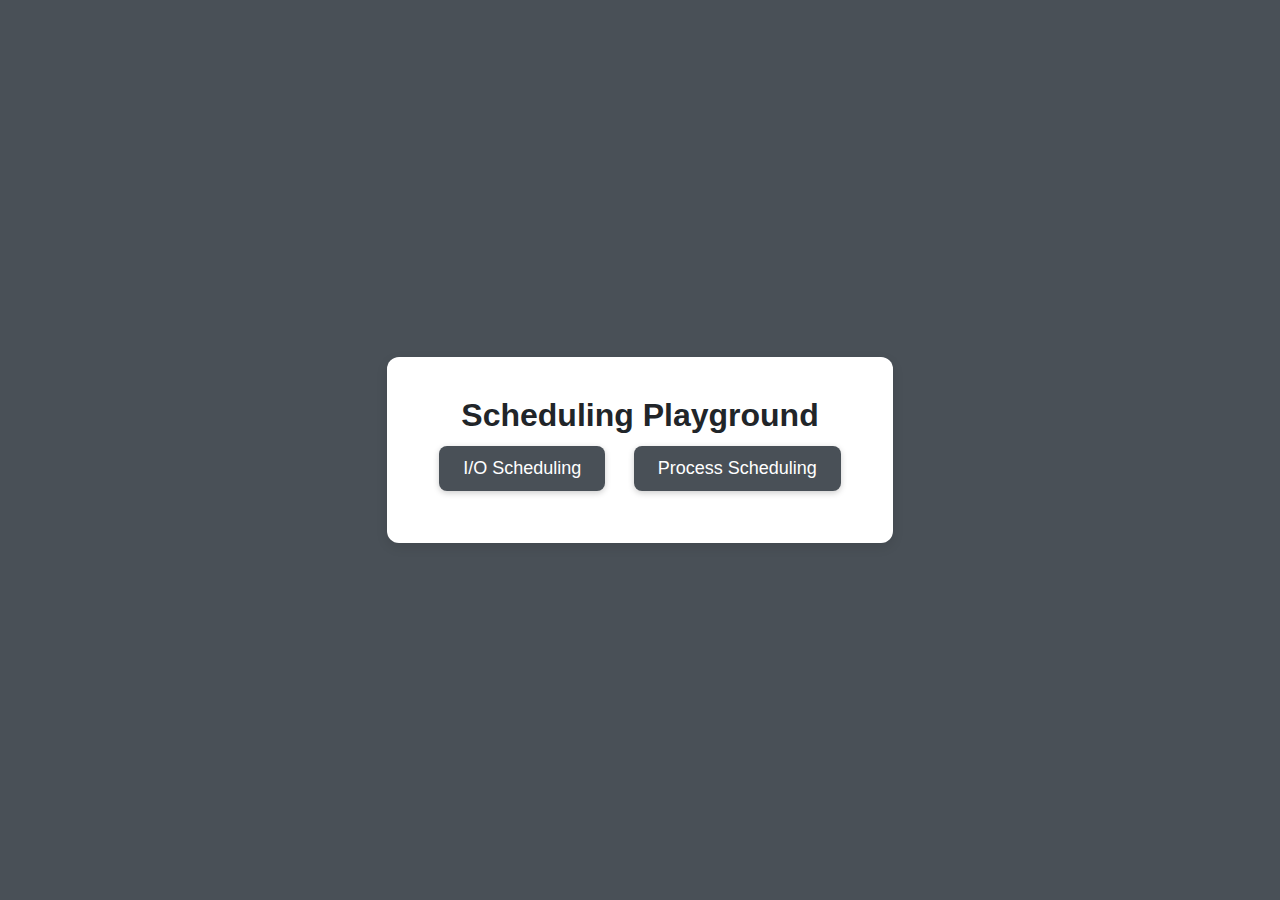
<file: docs/index.html>
<!DOCTYPE html>
<html lang="pt-BR">
<head>
  <meta charset="UTF-8">
  <meta name="viewport" content="width=device-width, initial-scale=1.0">
  <title>Scheduling Playground</title>
  <link rel="stylesheet" href="style.css">
</head>
<body>
  <div class="container">
    <h1>Scheduling Playground</h1>
    <button onclick="location.href='./io-scheduling/index.html'">I/O Scheduling</button>
    <button onclick="location.href='./process-scheduling/index.html'">Process Scheduling</button>
  </div>
</body>
</html>
</file>
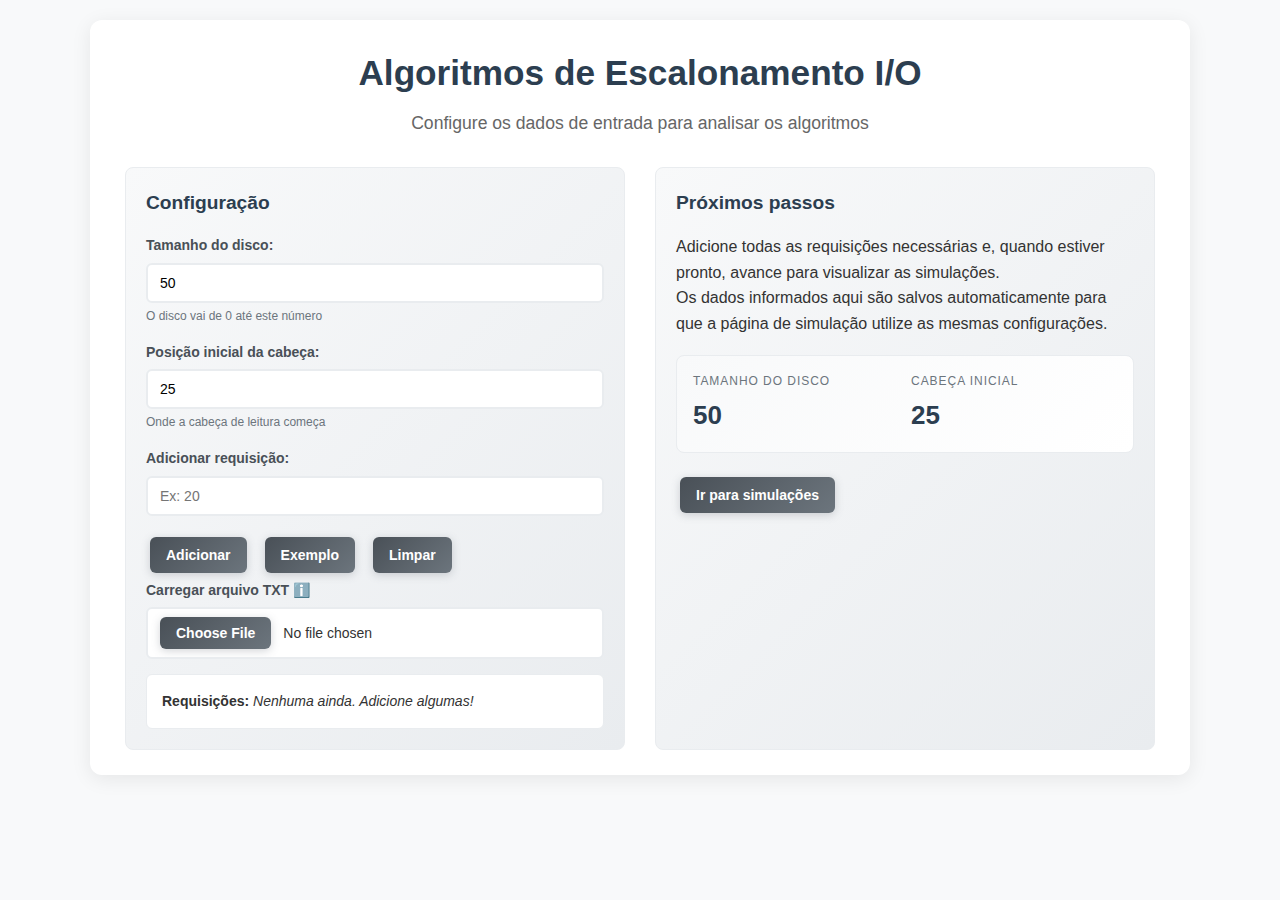
<file: docs/io-scheduling/index.html>
<!DOCTYPE html>
<html lang="pt-BR">
<head>
  <meta charset="UTF-8">
  <meta http-equiv="refresh" content="0; url=entrada.html">
  <meta name="viewport" content="width=device-width, initial-scale=1.0">
  <title>Algoritmos de Escalonamento I/O</title>
  <link rel="stylesheet" href="styles.css">
</head>
<body>
  <div class="container">
    <h1>Algoritmos de Escalonamento I/O</h1>
    <p class="subtitle">Você será redirecionado para a página de configuração em instantes.</p>
    <p>Se o redirecionamento não acontecer automaticamente, <a href="entrada.html">clique aqui para acessar os dados de entrada</a>.</p>
  </div>
</body>
</html>
</file>
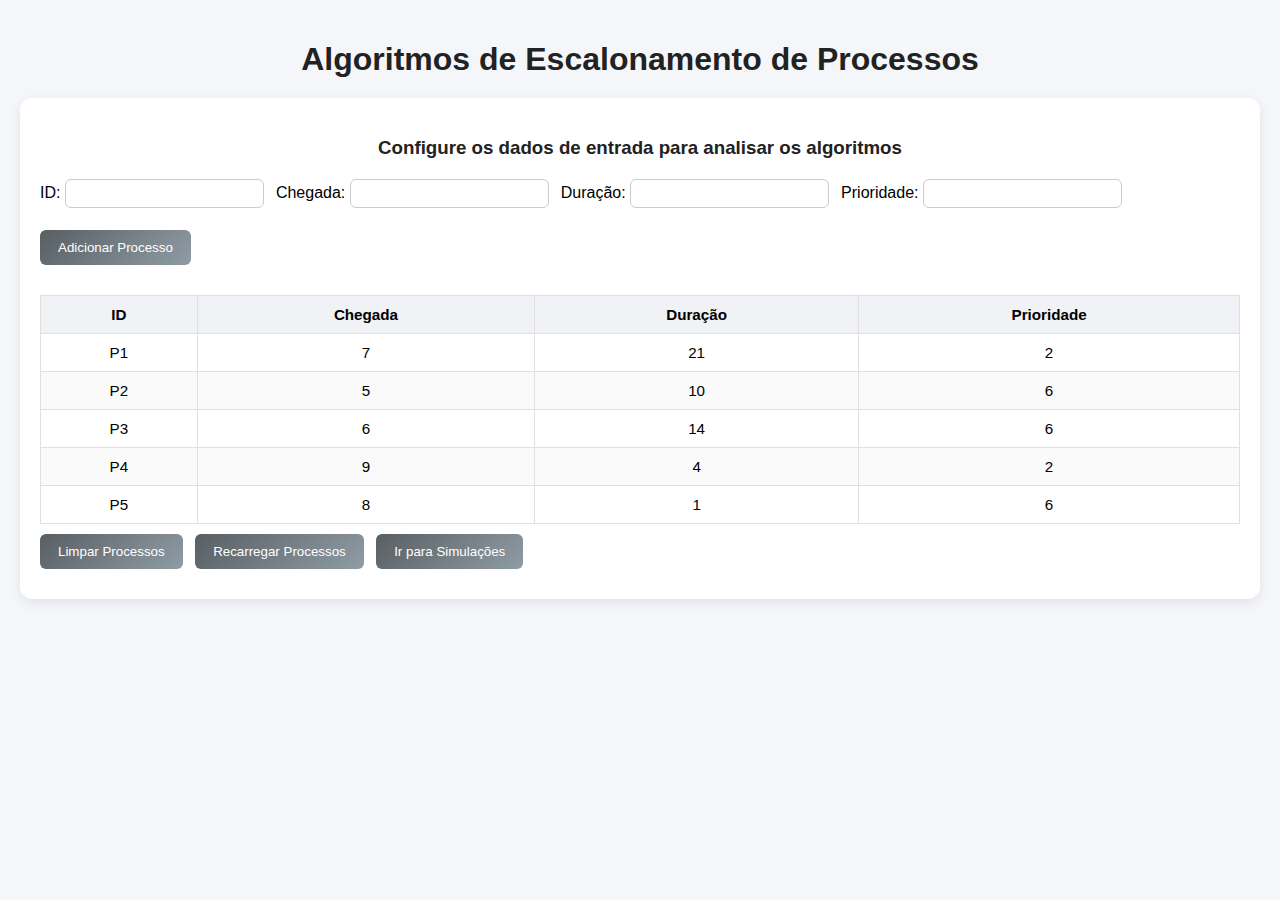
<file: docs/process-scheduling/index.html>
<!DOCTYPE html>
<html lang="pt-BR">
<head>
  <meta charset="UTF-8">
  <meta http-equiv="refresh" content="0; url=input.html">
  <meta name="viewport" content="width=device-width, initial-scale=1.0">
  <title>Algoritmos de Escalonamento de Processos</title>
  <link rel="stylesheet" href="style.css">
</head>
<body>
  <div class="container">
    <h1>Algoritmos de Escalonamento de Processos</h1>
    <p class="subtitle">Você será redirecionado para a página de configuração em instantes.</p>
    <p>Se o redirecionamento não acontecer automaticamente, <a href="input.html">clique aqui para acessar os dados de entrada</a>.</p>
  </div>
</body>
</html>
</file>
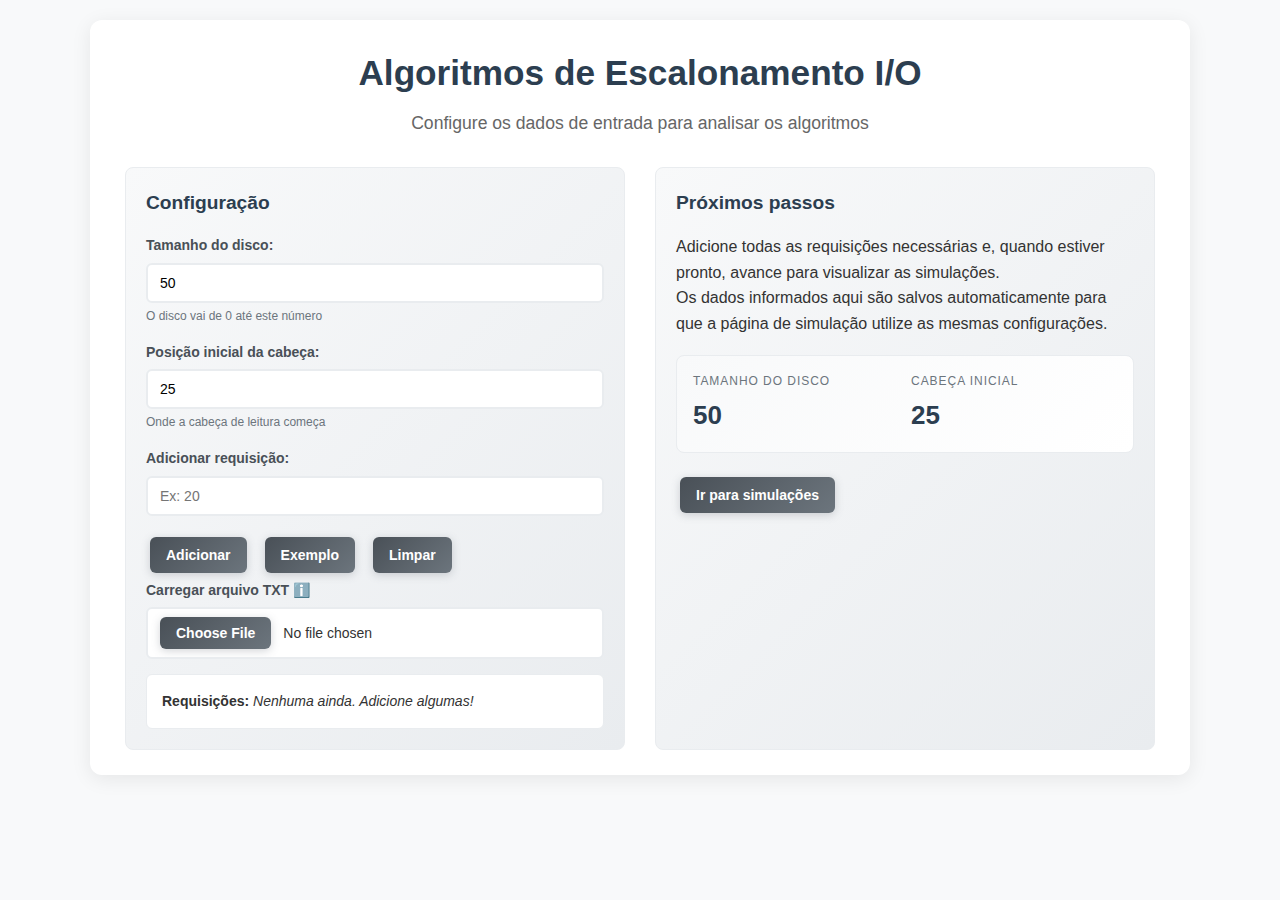
<file: docs/io-scheduling/entrada.html>
<!DOCTYPE html>
<html lang="pt-BR">
<head>
  <meta charset="UTF-8">
  <meta name="viewport" content="width=device-width, initial-scale=1.0">
  <title>Dados de Entrada | Algoritmos de Escalonamento I/O</title>
  <link rel="stylesheet" href="styles.css">
</head>
<body data-page="entrada">
  <div class="container">
    <h1>Algoritmos de Escalonamento I/O</h1>
    <p class="subtitle">Configure os dados de entrada para analisar os algoritmos</p>

    <div class="controls">
      <div class="control-section">
        <h3>Configuração</h3>

        <div class="form-group">
          <label for="diskSize">Tamanho do disco:</label>
          <input type="number" id="diskSize" value="50" min="25" max="200">
          <small>O disco vai de 0 até este número</small>
        </div>

        <div class="form-group">
          <label for="initialPosition">Posição inicial da cabeça:</label>
          <input type="number" id="initialPosition" value="25" min="0" max="199">
          <small>Onde a cabeça de leitura começa</small>
        </div>

        <div class="form-group">
          <label for="newRequest">Adicionar requisição:</label>
          <input type="number" id="newRequest" placeholder="Ex: 20" min="0" max="199">
        </div>

        <div class="page-actions">
          <button class="sucess" id="btnAddRequest">Adicionar</button>
          <button class="sucess" id="btnExampleRequests">Exemplo</button>
          <button class="sucess" id="btnClearRequests">Limpar</button>
        </div>

        <div class="form-group">
          <label for="fileInput">Carregar arquivo TXT <span class="icon" 
            title="Formato do arquivo:                  
            tamanho=NUM                    
            cabeca=NUM                   
            requisicoes=NUM1, NUM2, NUM3...">ℹ️</span></label>
          <input type="file" id="fileInput" accept=".txt" class="styled-file-input">
        </div>

        <div class="requests-display" id="requestsDisplay">
          <strong>Requisições:</strong> <em>Nenhuma ainda. Adicione algumas!</em>
        </div>
      </div>

      <div class="control-section">
        <h3>Próximos passos</h3>
        <p>Adicione todas as requisições necessárias e, quando estiver pronto, avance para visualizar as simulações.</p>
        <p>Os dados informados aqui são salvos automaticamente para que a página de simulação utilize as mesmas configurações.</p>

        <div class="config-summary">
          <div>
            <span class="summary-label">Tamanho do disco</span>
            <span class="summary-value" id="resumoTamanho">50</span>
          </div>
          <div>
            <span class="summary-label">Cabeça inicial</span>
            <span class="summary-value" id="resumoCabeca">25</span>
          </div>
        </div>

        <div class="page-actions">
          <button class="sucess" id="goToSimulation">Ir para simulações</button>
        </div>
      </div>
    </div>
  </div>

  <script type="module" src="js/main.js"></script>
</body>
</html>
</file>
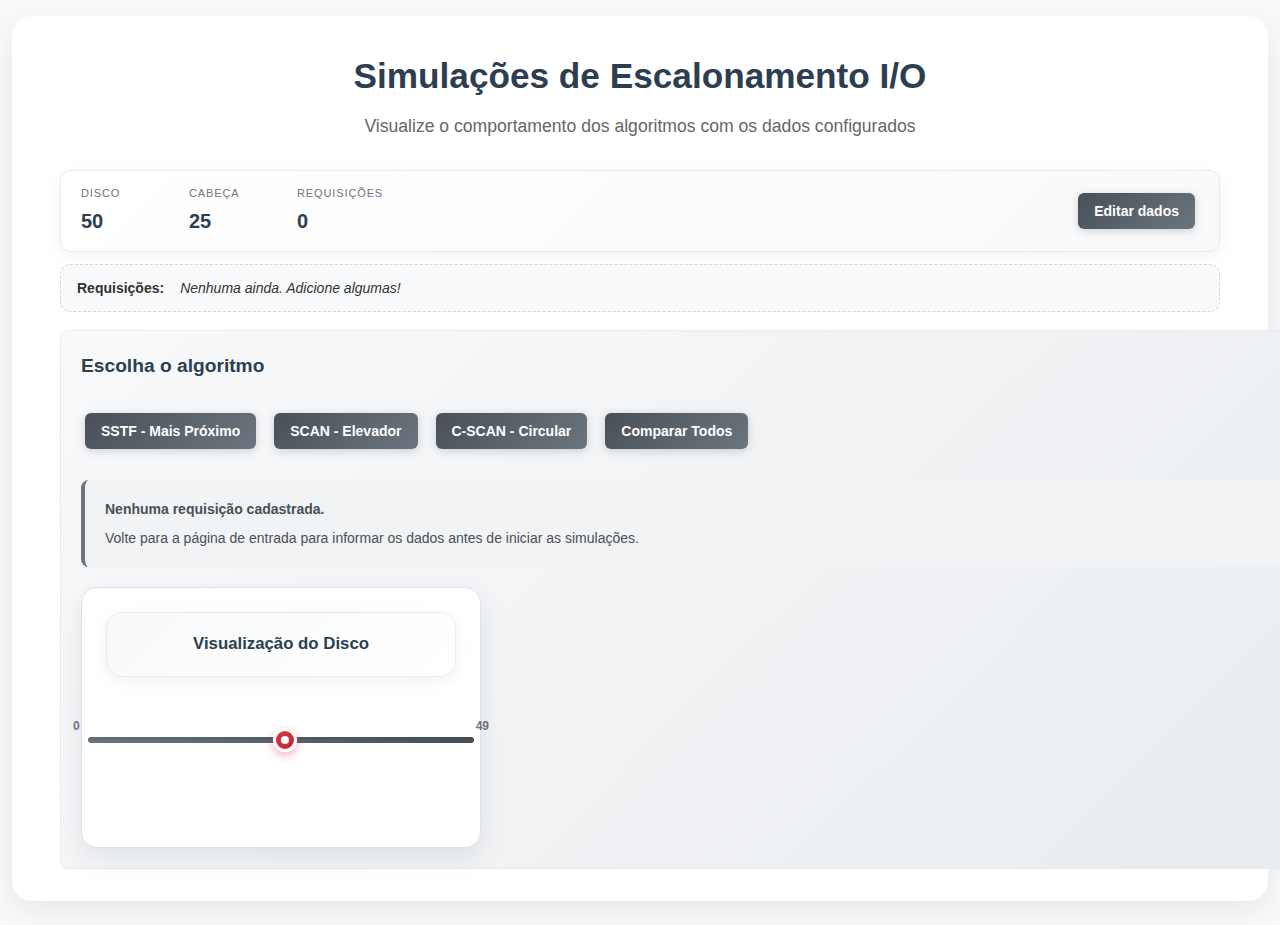
<file: docs/io-scheduling/simulacao.html>
<!DOCTYPE html>
<html lang="pt-BR">
<head>
  <meta charset="UTF-8">
  <meta name="viewport" content="width=device-width, initial-scale=1.0">
  <title>Simulações | Algoritmos de Escalonamento I/O</title>
  <link rel="stylesheet" href="styles.css">
</head>
<body data-page="simulacao">
  <div class="container">
    <h1>Simulações de Escalonamento I/O</h1>
    <p class="subtitle">Visualize o comportamento dos algoritmos com os dados configurados</p>

    <div class="simulacao-header">
      <div class="header-info">
        <div class="header-item">
          <span class="summary-label">Disco</span>
          <span class="summary-value" id="resumoTamanho">-</span>
        </div>
        <div class="header-item">
          <span class="summary-label">Cabeça</span>
          <span class="summary-value" id="resumoCabeca">-</span>
        </div>
        <div class="header-item">
          <span class="summary-label">Requisições</span>
          <span class="summary-value" id="resumoRequisicoes">0</span>
        </div>
      </div>

      <div class="header-actions">
        <button class="sucess" id="backToEntrada">Editar dados</button>
      </div>
    </div>

    <div class="requests-bar requests-display" id="requestsDisplay">
      <strong>Requisições:</strong> <em>Nenhuma ainda. Adicione algumas!</em>
    </div>

    <div class="controls simulacao-controls">
      <div class="control-section simulacao-panel">
        <h3>Escolha o algoritmo</h3>
        <div class="page-actions">
          <button class="sucess" id="btnRunSSTF">SSTF - Mais Próximo</button>
          <button class="sucess" id="btnRunSCAN">SCAN - Elevador</button>
          <button class="sucess" id="btnRunCSCAN">C-SCAN - Circular</button>
          <button class="sucess" id="btnCompareAll">Comparar Todos</button>
        </div>

        <div id="alertaSemDados" class="alert-info">
          <strong>Nenhuma requisição cadastrada.</strong> Volte para a página de entrada para informar os dados antes de iniciar as simulações.
        </div>

        <div class="simulacao-layout">
          <div class="simulacao-visual simulacao-card">
            <div class="disk-visualization">
              <div id="diskLine"></div>
              <div id="head"></div>
            </div>

            <div id="algoritmoDescricao" class="alg-desc"></div>
          </div>

          <div class="results simulacao-card" id="results" style="display: none;">
            <h3>Resultados da Simulação</h3>
            <div id="algoritmoresults"></div>
          </div>
        </div>
      </div>
    </div>
  </div>

  <script type="module" src="js/main.js"></script>
</body>
</html>
</file>
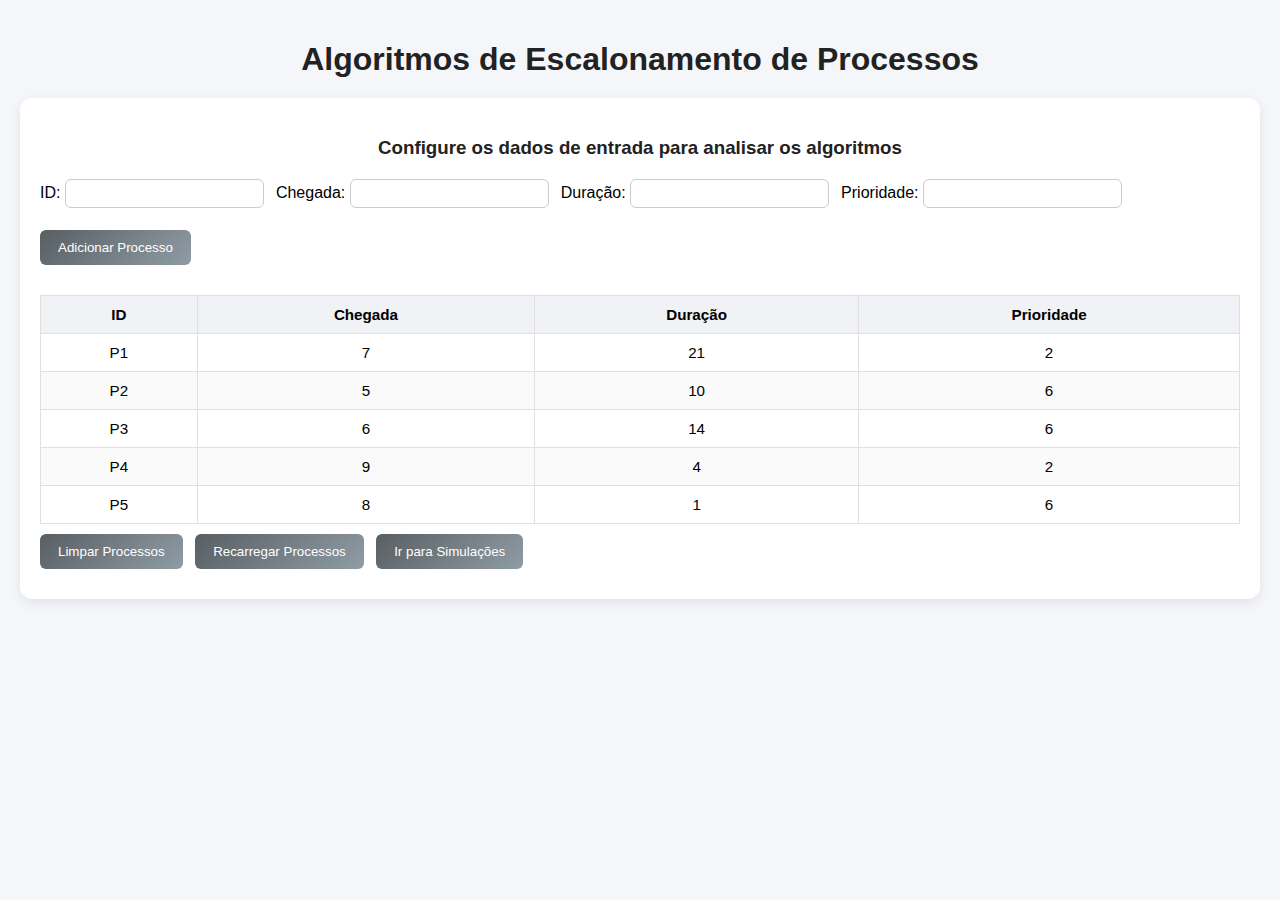
<file: docs/process-scheduling/input.html>
<!DOCTYPE html>
<html lang="pt-BR">
  <head>
    <meta charset="UTF-8" />
    <title>Dados de Entrada | Algoritmos de Escalonamento de Processos</title>
    <link rel="stylesheet" href="style.css" />
  </head>
  <body>
    <h1>Algoritmos de Escalonamento de Processos</h1>

    <!-- Entrada de processos -->
    <section class="input-section">
      <h3>Configure os dados de entrada para analisar os algoritmos</h3>
      <form id="process-form">
        <label>ID: <input type="text" id="pid" /></label>
        <label>Chegada: <input type="number" id="arrival" /></label>
        <label>Duração: <input type="number" id="burst" /></label>
        <label>Prioridade: <input type="number" id="priority" /></label>
        <button type="submit">Adicionar Processo</button>
      </form>

      <table id="process-table">
        <thead>
          <tr>
            <th>ID</th>
            <th>Chegada</th>
            <th>Duração</th>
            <th>Prioridade</th>
          </tr>
        </thead>
        <tbody></tbody>
      </table>

      <!-- Botões de controle -->
      <div class="buttons">
        <button id="clear-btn" title="Remove todos os processos da lista">Limpar Processos</button>
        <button id="reload-btn" title="Recarrega os processos iniciais">Recarregar Processos</button>
        <button id="go-simulations-btn" title="Avança para a página de simulações">Ir para Simulações</button>
      </div>
    </section>

    <script src="js/main.js"></script>
  </body>
</html>
</file>
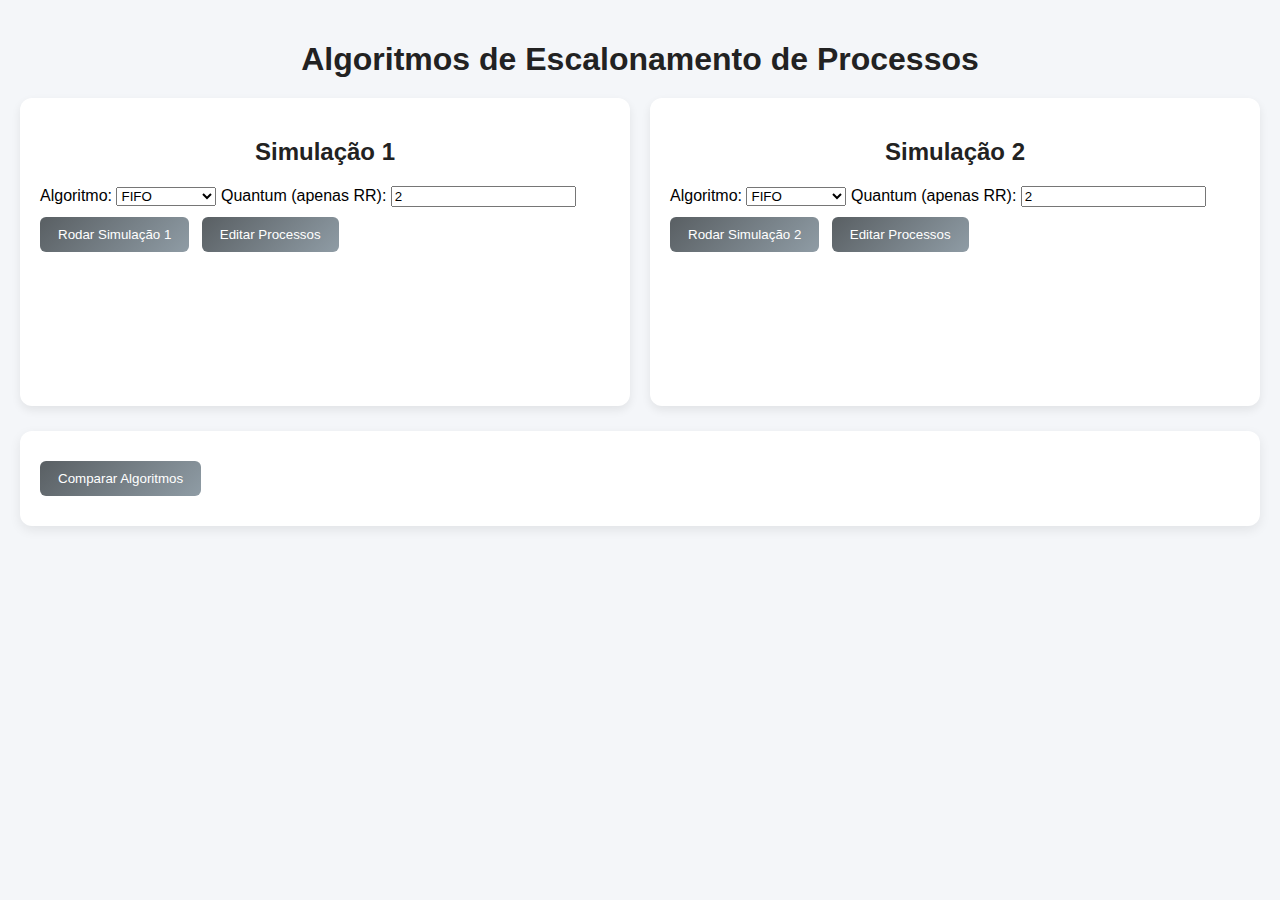
<file: docs/process-scheduling/simulation.html>
<!DOCTYPE html>
<html lang="pt-BR">
  <head>
    <meta charset="UTF-8" />
    <title>Simulações | Algoritmos de Escalonamento de Processos</title>
    <link rel="stylesheet" href="style.css" />
  </head>
  <body>
    <h1>Algoritmos de Escalonamento de Processos</h1>

    <div class="simulations-container">
      <!-- Simulação 1 -->
      <section class="simulation-section">
        <h2>Simulação 1</h2>
        <label for="algorithm1">Algoritmo:</label>
        <select id="algorithm1">
          <option value="FIFO">FIFO</option>
          <option value="SJF">SJF</option>
          <option value="RoundRobin">Round Robin</option>
          <option value="Prioridade">Prioridade</option>
        </select>
        <label for="quantum1">Quantum (apenas RR):</label>
        <input type="number" id="quantum1" value="2" min="1" />

        <button id="simulate-btn-1">Rodar Simulação 1</button>
        <button id="edit-btn1">Editar Processos</button>
        <canvas id="gantt1" width="600" height="120"></canvas>
        <div id="results1"></div>
      </section>

      <!-- Simulação 2 -->
      <section class="simulation-section">
        <h2>Simulação 2</h2>
        <label for="algorithm2">Algoritmo:</label>
        <select id="algorithm2">
          <option value="FIFO">FIFO</option>
          <option value="SJF">SJF</option>
          <option value="RoundRobin">Round Robin</option>
          <option value="Prioridade">Prioridade</option>
        </select>
        <label for="quantum2">Quantum (apenas RR):</label>
        <input type="number" id="quantum2" value="2" min="1" />

        <button id="simulate-btn-2">Rodar Simulação 2</button>
        <button id="edit-btn2">Editar Processos</button>
        <canvas id="gantt2" width="600" height="120"></canvas>
        <div id="results2"></div>
      </section>
    </div>

    <section class="compare-section">
      <button id="compare-btn">Comparar Algoritmos</button>
      <div id="comparison"></div>
    </section>

    <script src="js/algorithms.js"></script>
    <script src="js/chart.js"></script>
    <script src="js/main.js"></script>
  </body>
</html>
</file>
<file: docs/process-scheduling/style.css>
/* Base */
body {
    font-family: -apple-system, BlinkMacSystemFont, 'Segoe UI', Roboto, Arial, sans-serif;
    margin: 0;
    padding: 20px;
    background: #f4f6f9;
    color: #000000;
}

/* Títulos */
h1, h2, h3 {
    text-align: center;
    margin-bottom: 20px;
    font-weight: 600;
    color: #222;
}

/* Seções estilo card */
section {
    margin-bottom: 25px;
    padding: 20px;
    background: #fff;
    border-radius: 12px;
    box-shadow: 0 4px 12px rgba(0,0,0,0.08);
    transition: transform 0.2s ease, box-shadow 0.2s ease;
}

section:hover {
    transform: translateY(-2px);
    box-shadow: 0 6px 18px rgba(0,0,0,0.12);
}

/* Formulários */
form {
    display: flex;
    flex-wrap: wrap;
    gap: 12px;
    align-items: center;
}

form label {
    font-weight: 500;
}

form input, form select {
    padding: 6px 10px;
    border-radius: 6px;
    border: 1px solid #ccc;
    outline: none;
    transition: border 0.2s;
}

form input:focus, form select:focus {
    border-color: #757c81;
}

/* Botão */
button {
    padding: 10px 18px;
    cursor: pointer;
    border: none;
    background: linear-gradient(135deg, #595f63, #8f9ca5);
    color: white;
    border-radius: 6px;
    font-weight: 500;
    transition: background 0.3s ease, transform 0.2s ease;
    margin: 10px 8px 10px 0; /* 🔥 espaçamento extra */
}

button:hover {
    background: linear-gradient(135deg, #595f63, #8f9ca5);
    transform: translateY(-2px);
}

/* Tabela */
table {
    width: 100%;
    border-collapse: collapse;
    margin-top: 20px;
    font-size: 0.95rem;
}

th, td {
    border: 1px solid #e0e0e0;
    padding: 10px;
    text-align: center;
}

th {
    background: #f0f2f5;
    font-weight: 600;
}

tr:nth-child(even) {
    background: #fafafa;
}

/* Layout de simulações */
.simulations-container {
    display: flex;
    flex-wrap: wrap;
    justify-content: center;
    gap: 20px;
    margin-top: 20px;
}

.simulation-section {
    flex: 1 1 300px;
    padding: 20px;
    border-radius: 12px;
    background: #fff;
    box-shadow: 0 4px 10px rgba(0,0,0,0.08);
    min-width: 280px;
}

/* Responsividade */
@media (max-width: 768px) {
    body {
        padding: 10px;
    }

    form {
        flex-direction: column;
        align-items: stretch;
    }

    .simulations-container {
        flex-direction: column;
    }
}
</file>
<file: docs/style.css>
/* Reset */
* {
  margin: 0;
  padding: 0;
  box-sizing: border-box;
  font-family: "Segoe UI", Tahoma, Geneva, Verdana, sans-serif;
}

/* Fundo */
body {
  display: flex;
  justify-content: center;
  align-items: center;
  height: 100vh;
  background-color: #495057;
  color: #212529;
}

/* Container central */
.container {
  text-align: center;
  background: #fff;
  padding: 40px;
  border-radius: 12px;
  box-shadow: 0 4px 12px rgba(0,0,0,0.1);
}

/* Botões principais */
button {
  padding: 12px 24px;
  margin: 12px;
  border: none;
  border-radius: 8px;
  font-size: 18px;
  font-weight: 500;
  color: #fff;
  background-color: #495057;
  cursor: pointer;
  transition: background 0.2s ease, transform 0.2s ease, box-shadow 0.2s ease;
  box-shadow: 0 2px 6px rgba(0,0,0,0.2);
}

/* Hover e clique */
button:hover {
  background-color: #343a40;
  transform: translateY(-2px);
  box-shadow: 0 4px 10px rgba(0,0,0,0.25);
}

button:active {
  transform: translateY(0);
  box-shadow: 0 2px 6px rgba(0,0,0,0.2);
}
</file>
<file: docs/io-scheduling/styles.css>
/* ========================
   Reset e Base
========================= */
* {
  margin: 0;
  padding: 0;
  box-sizing: border-box;
}

body {
  font-family: -apple-system, BlinkMacSystemFont, 'Segoe UI', Roboto, Arial, sans-serif;
  background: #f8f9fa;
  color: #333;
  padding: 20px;
  line-height: 1.6;
}

body[data-page="simulacao"] {
  padding: 16px 12px 24px 12px;
  background: #f8f9fa;
}

/* ========================
   Layout Principal
========================= */
.container {
  max-width: 1100px;
  margin: 0 auto;
  background: #fff;
  border-radius: 12px;
  padding: 25px 35px;
  box-shadow: 0 4px 20px rgba(0,0,0,0.08);
  transition: box-shadow 0.3s ease;
}

.container:hover {
  box-shadow: 0 6px 25px rgba(0,0,0,0.12);
}

body[data-page="simulacao"] .container {
  max-width: none;
  width: 100%;
  background: #fff;
  border-radius: 20px;
  padding: 32px 48px;
  box-shadow: 0 10px 30px rgba(15, 23, 42, 0.08);
}

h1 {
  text-align: center;
  margin-bottom: 8px;
  font-size: 2.2em;
  color: #2c3e50;
  font-weight: 700;
}

.subtitle {
  text-align: center;
  color: #666;
  margin-bottom: 30px;
  font-size: 1.1em;
}

/* ========================
   Controles
========================= */
.controls {
  display: grid;
  grid-template-columns: 1fr 1fr;
  gap: 30px;
}

body[data-page="simulacao"] .controls {
  gap: 24px;
}

.control-section {
  background: linear-gradient(135deg, #f8f9fa 0%, #e9ecef 100%);
  border-radius: 8px;
  padding: 20px;
  border: 1px solid #e9ecef;
  transition: transform 0.2s ease, box-shadow 0.2s ease;
}

.control-section:hover {
  transform: translateY(-2px);
  box-shadow: 0 4px 15px rgba(0,0,0,0.1);
}

body[data-page="simulacao"] .simulacao-panel {
  background: linear-gradient(135deg, #f8f9fa 0%, #e9ecef 100%);
  border: 1px solid #e9ecef;
  border-radius: 8px;
  padding: 20px;
  box-shadow: none;
}

body[data-page="simulacao"] .simulacao-panel:hover {
  transform: translateY(-2px);
  box-shadow: 0 4px 15px rgba(0,0,0,0.1);
}

.control-section h3 {
  margin-bottom: 15px;
  color: #2c3e50;
  font-size: 1.2em;
  font-weight: 600;
}

.form-group {
  margin-bottom: 15px;
}

label {
  display: block;
  margin-bottom: 6px;
  font-weight: 600;
  color: #495057;
  font-size: 14px;
}

input {
  width: 100%;
  padding: 10px 12px;
  border: 2px solid #e9ecef;
  border-radius: 6px;
  font-size: 14px;
  transition: all 0.3s ease;
  background: #fff;
}

.styled-file-input {
  padding: 8px 12px;
  cursor: pointer;
}

.styled-file-input::file-selector-button,
.styled-file-input::-webkit-file-upload-button {
  margin-right: 12px;
  padding: 8px 16px;
  border: none;
  border-radius: 6px;
  font-weight: 600;
  color: #fff;
  cursor: pointer;
  background: linear-gradient(135deg, #495057 0%, #6c757d 100%);
  transition: all 0.3s ease;
  box-shadow: 0 2px 8px rgba(108, 117, 125, 0.3);
}

.styled-file-input:hover::file-selector-button,
.styled-file-input:hover::-webkit-file-upload-button {
  background: linear-gradient(135deg, #6c757d 0%, #495057 100%);
  transform: translateY(-1px);
  box-shadow: 0 4px 12px rgba(108, 117, 125, 0.35);
}

input:focus {
  outline: none;
  border-color: #6c757d;
  box-shadow: 0 0 0 3px rgba(108, 117, 125, 0.1);
  transform: translateY(-1px);
}

input:invalid {
  border-color: #dc3545;
  box-shadow: 0 0 0 3px rgba(220, 53, 69, 0.1);
}

small {
  display: block;
  margin-top: 4px;
  color: #6c757d;
  font-size: 12px;
}

/* ========================
   Botões
========================= */
button {
  margin: 6px 4px;
  padding: 10px 16px;
  border: none;
  border-radius: 6px;
  cursor: pointer;
  font-size: 14px;
  font-weight: 600;
  transition: all 0.3s ease;
  position: relative;
  overflow: hidden;
}

button:before {
  content: '';
  position: absolute;
  top: 50%;
  left: 50%;
  width: 0;
  height: 0;
  background: rgba(255, 255, 255, 0.3);
  border-radius: 50%;
  transform: translate(-50%, -50%);
  transition: width 0.6s, height 0.6s;
}

button:active:before {
  width: 300px;
  height: 300px;
}

button.sucess {
  background: linear-gradient(135deg, #495057 0%, #6c757d 100%);
  color: #fff;
  box-shadow: 0 2px 8px rgba(108, 117, 125, 0.3);
}

button.sucess:hover {
  background: linear-gradient(135deg, #6c757d 0%, #495057 100%);
  transform: translateY(-2px);
  box-shadow: 0 4px 15px rgba(108, 117, 125, 0.4);
}

button:disabled {
  opacity: 0.6;
  cursor: not-allowed;
  transform: none !important;
}

/* ========================
   Exibição de Requisições
========================= */
.requests-display {
  margin-top: 15px;
  font-size: 14px;
  padding: 15px;
  background: #fff;
  border-radius: 6px;
  border: 1px solid #e9ecef;
}

.page-actions {
  display: flex;
  flex-wrap: wrap;
  gap: 10px;
  margin-top: 10px;
}

.config-summary {
  display: grid;
  grid-template-columns: repeat(auto-fit, minmax(160px, 1fr));
  gap: 12px;
  margin: 18px 0;
  padding: 16px;
  border: 1px solid #e9ecef;
  border-radius: 8px;
  background: linear-gradient(135deg, #f8f9fa 0%, #ffffff 100%);
}

.summary-label {
  display: block;
  font-size: 12px;
  text-transform: uppercase;
  letter-spacing: 0.08em;
  color: #6c757d;
  margin-bottom: 4px;
}

.summary-value {
  font-size: 26px;
  font-weight: 700;
  color: #2c3e50;
}

.alert-info {
  display: none;
  margin-top: 25px;
  padding: 18px 20px;
  border-radius: 8px;
  border-left: 4px solid #6c757d;
  background: #f1f3f5;
  color: #495057;
  font-size: 14px;
}

.alert-info strong {
  display: block;
  margin-bottom: 6px;
}

.simulacao-header {
  display: flex;
  justify-content: space-between;
  align-items: center;
  gap: 20px;
  padding: 14px 20px;
  margin-bottom: 12px;
  border: 1px solid #e9ecef;
  border-radius: 10px;
  background: linear-gradient(135deg, #ffffff 0%, #f8f9fa 100%);
  box-shadow: 0 4px 16px rgba(0,0,0,0.05);
}

.simulacao-header .header-info {
  display: flex;
  gap: 18px;
  flex-wrap: wrap;
  align-items: center;
}

.simulacao-header .header-item {
  display: flex;
  flex-direction: column;
  min-width: 90px;
}

.simulacao-header .summary-label {
  font-size: 11px;
  margin-bottom: 2px;
}

.simulacao-header .summary-value {
  font-size: 20px;
}

.simulacao-header .header-actions {
  display: flex;
  align-items: center;
}

.requests-bar {
  display: flex;
  align-items: center;
  gap: 10px;
  flex-wrap: wrap;
  margin-top: 0;
  margin-bottom: 18px;
  padding: 12px 16px;
  border-radius: 10px;
  background: #f8f9fb;
  border: 1px dashed #d4d8dd;
  overflow-x: auto;
}

.requests-bar strong {
  margin-right: 6px;
}


.simulacao-controls {
  grid-template-columns: 1fr;
}

.simulacao-panel {
  display: flex;
  flex-direction: column;
}

.simulacao-layout {
  display: grid;
  grid-template-columns: minmax(400px, 1fr) minmax(800px, 1.25fr);
  gap: 24px;
  margin-top: 20px;
  align-items: stretch;
}

@media (max-width: 1024px) {
  .simulacao-layout {
    grid-template-columns: minmax(400px, 1fr) minmax(800px, 1.1fr);
  }
}

.simulacao-visual {
  flex: 1;
  display: flex;
  flex-direction: column;
  gap: 16px;
}

.simulacao-visual .disk-visualization {
  margin: 0;
}

.simulacao-card {
  background: #ffffff;
  border: 1px solid #dde3ee;
  margin-top: 0;
  border-radius: 16px;
  padding: 24px;
  box-shadow: 0 10px 28px rgba(15, 23, 42, 0.08);
  display: flex;
  flex-direction: column;
  height: 100%;
}

.simulacao-layout .results {
  display: flex;
  flex-direction: column;
  gap: 16px;
  margin-top: 0;
  align-self: stretch;
  grid-column: auto;
  min-width: 0;
  height: 100%;
}

.simulacao-layout .results h3 {
  margin-top: 0;
}

.simulacao-layout .algorithm-result {
  margin-top: 0;
  height: 100%;
  display: flex;
  flex-direction: column;
  gap: 20px;
}

.request-tag {
  display: inline-block;
  margin: 3px;
  padding: 6px 10px;
  background: linear-gradient(135deg, #6c757d 0%, #495057 100%);
  color: white;
  border-radius: 20px;
  font-size: 13px;
  font-weight: 600;
  transition: all 0.3s ease;
  cursor: pointer;
  box-shadow: 0 2px 4px rgba(108, 117, 125, 0.2);
}

.request-tag:hover {
  transform: translateY(-2px) scale(1.05);
  box-shadow: 0 4px 12px rgba(108, 117, 125, 0.3);
}

/* ========================
   Resultados
========================= */
.results {
  grid-column: span 2;
  margin-top: 25px;
  opacity: 0;
  transform: translateY(20px);
  transition: all 0.5s ease;
}

.results.show {
  opacity: 1;
  transform: translateY(0);
}

.algorithm-result {
  background: linear-gradient(135deg, #f8f9fa 0%, #ffffff 100%);
  border: 1px solid #e9ecef;
  border-radius: 12px;
  padding: 20px 25px;
  margin-top: 20px;
  box-shadow: 0 2px 10px rgba(0,0,0,0.05);
}

.algorithm-name {
  font-size: 20px;
  font-weight: 700;
  margin-bottom: 8px;
  color: #2c3e50;
  background: linear-gradient(135deg, #6c757d, #495057);
  -webkit-background-clip: text;
  -webkit-text-fill-color: transparent;
  background-clip: text;
}

.algorithm-result p {
  margin: 0 0 20px 0;
  color: #6c757d;
  font-size: 15px;
}

/* ========================
   Métricas
========================= */
.metrics {
  display: flex;
  gap: 40px;
  margin-bottom: 20px;
  justify-content: center;
}

.metric {
  text-align: center;
  padding: 15px 20px;
  background: #f8f9fa;
  border-radius: 8px;
  border: 1px solid #e9ecef;
  min-width: 120px;
  transition: all 0.3s ease;
}

.metric:hover {
  transform: translateY(-3px);
  box-shadow: 0 4px 15px rgba(0,0,0,0.1);
}

.metric-value {
  font-size: 28px;
  font-weight: 700;
  color: #6c757d;
  transition: all 0.5s ease;
  font-variant-numeric: tabular-nums;
}

.metric-label {
  font-size: 13px;
  color: #6c757d;
  margin-top: 5px;
  font-weight: 500;
  text-transform: uppercase;
  letter-spacing: 0.5px;
}

/* ========================
   Visualização do Disco
========================= */
.disk-visualization {
  position: relative;
  display: flex;
  flex-direction: column;
  align-items: center;
  gap: 24px;
  margin: 0;
  padding: 0;
}

.disk-visualization.single-view {
  background: transparent;
}

.disk-visualization.comparison-view {
  background: #f8f9fa;
  border: 1px solid #e9ecef;
  border-radius: 16px;
  padding: 32px 28px;
  box-shadow: 0 8px 24px rgba(15, 23, 42, 0.06);
}

.disk-ruler-layout {
  width: 100%;
  max-width: 700px;
  display: flex;
  flex-direction: column;
  align-items: center;
  gap: 20px;
}

.disk-ruler-layout.layout-single {
  gap: 24px;
}

.disk-ruler-layout.layout-compare {
  gap: 16px;
}

.disk-info-card {
  width: 100%;
  padding: 18px 24px;
  background: linear-gradient(135deg, #f8f9fa 0%, #ffffff 100%);
  border: 1px solid #e9ecef;
  border-radius: 16px;
  box-shadow: 0 4px 16px rgba(15, 23, 42, 0.06);
  display: flex;
  flex-direction: column;
  align-items: center;
  justify-content: center;
  text-align: center;
  gap: 6px;
}

.disk-info-card.compact {
  padding: 14px 18px;
  border-radius: 12px;
  box-shadow: 0 2px 10px rgba(15, 23, 42, 0.05);
}

.disk-info-card h3 {
  margin: 0;
  font-size: 1.2rem;
  color: #2c3e50;
}

.disk-info-card p {
  margin: 0;
  color: #6c757d;
  font-size: 0.95rem;
}

.disk-ruler-title {
  font-weight: 700;
  color: #2c3e50;
  font-size: 1.05rem;
}

body[data-page="simulacao"] .disk-visualization {
  display: flex;
  flex-direction: column;
  align-items: center;
  gap: 24px;
}

body[data-page="simulacao"] .disk-visualization.single-view {
  background: transparent;
  padding: 0;
}

body[data-page="simulacao"] .disk-visualization.comparison-view {
  background: #f8f9fa;
  border: 1px solid #e9ecef;
  border-radius: 16px;
  padding: 32px 28px;
  box-shadow: 0 8px 24px rgba(15, 23, 42, 0.06);
}

body[data-page="simulacao"] .disk-info-card {
  width: 100%;
  max-width: 700px;
  padding: 18px 24px;
  background: linear-gradient(135deg, #f8f9fa 0%, #ffffff 100%);
  border: 1px solid #e9ecef;
  border-radius: 16px;
  box-shadow: 0 4px 16px rgba(15, 23, 42, 0.06);
  display: flex;
  flex-direction: column;
  align-items: center;
  justify-content: center;
  text-align: center;
  gap: 6px;
}

body[data-page="simulacao"] .disk-info-card.compact {
  padding: 14px 18px;
  border-radius: 12px;
}

body[data-page="simulacao"] .disk-ruler-title {
  font-weight: 700;
  color: #2c3e50;
  font-size: 1.05rem;
}

body[data-page="simulacao"] .disk-ruler-layout {
  width: 100%;
  max-width: 700px;
  display: flex;
  flex-direction: column;
  align-items: center;
}

body[data-page="simulacao"] .disk-ruler-layout.layout-single {
  gap: 24px;
}

body[data-page="simulacao"] .disk-ruler-layout.layout-compare {
  gap: 16px;
}

body[data-page="simulacao"] .diskLineWrapper {
  max-width: 640px;
  height: 72px;
  margin: 0 auto;
}

#diskLine,
.diskLine {
  position: absolute;
  top: 36px;
  left: 20px;
  right: 20px;
  height: 6px;
  background: linear-gradient(90deg, #6c757d 0%, #495057 100%);
  border-radius: 3px;
  box-shadow: inset 0 2px 4px rgba(0,0,0,0.1);
}

#diskLine::before,
.diskLine::before {
  content: '0';
  position: absolute;
  left: -15px;
  top: -20px;
  font-size: 12px;
  font-weight: bold;
  color: #6c757d;
}

#diskLine::after,
.diskLine::after {
  content: attr(data-max);
  position: absolute;
  right: -15px;
  top: -20px;
  font-size: 12px;
  font-weight: bold;
  color: #6c757d;
}

#head,
.head {
  position: absolute;
  top: 27px;
  width: 24px;
  height: 24px;
  background: linear-gradient(135deg, #dc3545 0%, #c82333 100%);
  border-radius: 50%;
  transform: translateX(-50%);
  transition: all 0.8s cubic-bezier(0.4, 0, 0.2, 1);
  box-shadow: 0 3px 8px rgba(220, 53, 69, 0.4);
  border: 3px solid #fff;
  z-index: 10;
}

#head::after,
.head::after {
  content: '';
  position: absolute;
  top: 50%;
  left: 50%;
  width: 8px;
  height: 8px;
  background: #fff;
  border-radius: 50%;
  transform: translate(-50%, -50%);
}

/* Animação de pulsação para a cabeça ativa */
#head.active,
.head.active {
  animation: pulse 0.6s ease-in-out;
}

@keyframes pulse {
  0%, 100% { transform: translateX(-50%) scale(1); }
  50% { transform: translateX(-50%) scale(1.3); }
}

/* ========================
   Marcadores de Requisição
========================= */
.request-label {
  position: absolute;
  top: 55px;
  font-size: 11px;
  font-weight: 700;
  color: #6c757d;
  background: #fff;
  padding: 2px 6px;
  border-radius: 10px;
  border: 1px solid #6c757d;
  transform: translateX(-50%);
  opacity: 0;
  transition: all 0.4s ease;
  z-index: 5;
}

.request-label.show {
  opacity: 1;
  transform: translateX(-50%) translateY(-5px);
}

.comparison-label {
  top: 50px;
  font-size: 10px;
  padding: 1px 4px;
  background: #e9ecef;
  color: #495057;
  border: 1px solid #ced4da;
}

/* ========================
   Painéis de Status
========================= */
.status-panels {
  margin-top: 25px;
  display: grid;
  grid-template-columns: repeat(auto-fit, minmax(250px, 1fr));
  gap: 20px;
}

.panel {
  background: #fff;
  padding: 15px;
  border-radius: 8px;
  border: 1px solid #e9ecef;
  transition: all 0.3s ease;
}

.panel:hover {
  box-shadow: 0 4px 15px rgba(0,0,0,0.1);
  transform: translateY(-2px);
}

.panel h4 {
  margin-bottom: 10px;
  font-size: 14px;
  font-weight: 600;
  color: #495057;
}

.pill-container {
  display: flex;
  flex-wrap: wrap;
  gap: 8px;
  min-height: 32px;
  align-items: center;
}

.pill {
  background: #e9ecef;
  padding: 6px 12px;
  border-radius: 20px;
  font-weight: 600;
  color: #495057;
  font-size: 12px;
  transition: all 0.3s ease;
  border: 1px solid #dee2e6;
}

.pill.status-badge {
  display: inline-flex;
  align-items: center;
  justify-content: center;
  min-width: 52px;
  font-size: 13px;
  font-weight: 700;
  padding: 6px 16px;
}

.pill.current {
  background: linear-gradient(135deg, #f8f9fa 0%, #e9ecef 100%);
  border-color: #ced4da;
  color: #343a40;
  box-shadow: inset 0 1px 2px rgba(0,0,0,0.05);
}

.pill.pending {
  background: linear-gradient(135deg, #ffc107 0%, #e0a800 100%);
  color: #fff;
  border-color: #ffc107;
  animation: pulse-yellow 2s infinite;
}

.pill.completed,
.pill.green {
  background: linear-gradient(135deg, #28a745 0%, #1e7e34 100%);
  color: #fff;
  border-color: #28a745;
}

.pill.success {
  background: linear-gradient(135deg, #28a745 0%, #1e7e34 100%);
  color: #fff;
}

.pill.muted {
  background: #6c757d;
  color: #fff;
  opacity: 0.7;
}

@keyframes pulse-yellow {
  0%, 100% { opacity: 1; }
  50% { opacity: 0.7; }
}

/* ========================
   Tabelas
========================= */
.steps-table,
.comparison-table {
  width: 100%;
  border-collapse: collapse;
  margin-top: 20px;
  font-size: 14px;
  border-radius: 8px;
  overflow: hidden;
  box-shadow: 0 2px 10px rgba(0,0,0,0.05);
}

.steps-table th,
.steps-table td,
.comparison-table th,
.comparison-table td {
  border: 1px solid #dee2e6;
  padding: 12px;
  text-align: center;
}

.steps-table th,
.comparison-table th {
  background: linear-gradient(135deg, #e9ecef 0%, #f8f9fa 100%);
  font-weight: 600;
  color: #495057;
  text-transform: uppercase;
  font-size: 12px;
  letter-spacing: 0.5px;
}

.best-result {
  background: linear-gradient(135deg, #d4edda 0%, #c3e6cb 100%) !important;
  font-weight: 600;
}

.algorithm-name {
  font-weight: 600;
  color: #6c757d;
}

.movement-value {
  font-weight: 700;
  color: #dc3545;
  font-variant-numeric: tabular-nums;
}

.sequence {
  font-family: 'Courier New', monospace;
  font-size: 12px;
}

/* ========================
   Comparação
========================= */
.comparison-header {
  text-align: center;
  margin-bottom: 20px;
  padding: 20px;
  background: linear-gradient(135deg, #f8f9fa 0%, #e9ecef 100%);
  border-radius: 8px;
}

.comparison-header h3 {
  font-size: 1.5em;
  color: #2c3e50;
  margin-bottom: 8px;
}

.best-algorithm {
  margin-top: 20px;
  padding: 15px;
  background: linear-gradient(135deg, #d4edda 0%, #c3e6cb 100%);
  border-radius: 8px;
  border-left: 4px solid #28a745;
  font-weight: 600;
}

.compare-header {
  text-align: center;
  margin-bottom: 20px;
  font-size: 16px;
  font-weight: 600;
  color: #495057;
}

.compare-row {
  margin: 0;
  display: flex;
  flex-direction: column;
  align-items: center;
  gap: 20px;
  padding: 0;
  background: transparent;
  border-radius: 12px;
  justify-content: center;
  width: 100%;
}


.disk-visualization .compare-row {
  background: transparent;
  border: none;
  box-shadow: none;
  margin: 0;
  gap: 20px;
}

.disk-visualization .diskLineWrapper {
  background: transparent;
  border: none;
  width: 100%;
}

.disk-visualization .alg-label {
  width: auto;
  text-align: center;
  font-size: 14px;
  margin: 0;
}

.alg-label {
  font-weight: 700;
  width: 90px;
  text-align: right;
  color: #495057;
  font-size: 13px;
}

.diskLineWrapper {
  position: relative;
  flex: 0 0 auto;
  width: 100%;
  max-width: 640px;
  height: 72px;
  margin: 0 auto;
}

/* ========================
   Sequência de Passos
========================= */
.sequence-step {
  display: inline-block;
  background: linear-gradient(135deg, #6c757d 0%, #495057 100%);
  color: #fff;
  margin: 4px;
  padding: 6px 10px;
  border-radius: 20px;
  font-size: 12px;
  font-weight: 600;
  transition: all 0.3s ease;
  box-shadow: 0 2px 4px rgba(108, 117, 125, 0.2);
}

.sequence-step:hover {
  transform: translateY(-2px);
  box-shadow: 0 4px 12px rgba(108, 117, 125, 0.3);
}

/* ========================/* ========================
   Reset e Base
========================= */
* {
  margin: 0;
  padding: 0;
  box-sizing: border-box;
}

body {
  font-family: -apple-system, BlinkMacSystemFont, 'Segoe UI', Roboto, Arial, sans-serif;
  background: #f8f9fa;
  color: #333;
  padding: 20px;
  line-height: 1.6;
}

/* ========================
   Layout Principal
========================= */
.container {
  max-width: 1100px;
  margin: 0 auto;
  background: #fff;
  border-radius: 12px;
  padding: 25px 35px;
  box-shadow: 0 4px 20px rgba(0,0,0,0.08);
  transition: box-shadow 0.3s ease;
}

.container:hover {
  box-shadow: 0 6px 25px rgba(0,0,0,0.12);
}

h1 {
  text-align: center;
  margin-bottom: 8px;
  font-size: 2.2em;
  color: #2c3e50;
  font-weight: 700;
}

.subtitle {
  text-align: center;
  color: #666;
  margin-bottom: 30px;
  font-size: 1.1em;
}

/* ========================
   Controles
========================= */
.controls {
  display: grid;
  grid-template-columns: 1fr 1fr;
  gap: 30px;
}

.control-section {
  background: linear-gradient(135deg, #f8f9fa 0%, #e9ecef 100%);
  border-radius: 8px;
  padding: 20px;
  border: 1px solid #e9ecef;
  transition: transform 0.2s ease, box-shadow 0.2s ease;
}

.control-section:hover {
  transform: translateY(-2px);
  box-shadow: 0 4px 15px rgba(0,0,0,0.1);
}

.control-section h3 {
  margin-bottom: 15px;
  color: #2c3e50;

*{
  margin: 0;
  padding: 0;
  box-sizing: border-box;
}

body {
  font-family: -apple-system, BlinkMacSystemFont, 'Segoe UI', Roboto, Arial, sans-serif;
  background: #f8f9fa;
  color: #333;
  padding: 20px;
  line-height: 1.6;
}

/* ========================
   Layout Principal
========================= */
.container {
  max-width: 1100px;
  margin: 0 auto;
  background: #fff;
  border-radius: 12px;
  padding: 25px 35px;
  box-shadow: 0 4px 20px rgba(0,0,0,0.08);
  transition: box-shadow 0.3s ease;
}

.container:hover {
  box-shadow: 0 6px 25px rgba(0,0,0,0.12);
}

h1 {
  text-align: center;
  margin-bottom: 8px;
  font-size: 2.2em;
  color: #2c3e50;
  font-weight: 700;
}

.subtitle {
  text-align: center;
  color: #666;
  margin-bottom: 30px;
  font-size: 1.1em;
}

/* ========================
   Controles
========================= */
.controls {
  display: grid;
  grid-template-columns: 1fr 1fr;
  gap: 30px;
}

.control-section {
  background: linear-gradient(135deg, #f8f9fa 0%, #e9ecef 100%);
  border-radius: 8px;
  padding: 20px;
  border: 1px solid #e9ecef;
  transition: transform 0.2s ease, box-shadow 0.2s ease;
}

.control-section:hover {
  transform: translateY(-2px);
  box-shadow: 0 4px 15px rgba(0,0,0,0.1);
}

.control-section h3 {
  margin-bottom: 15px;
  color: #2c3e50;
  font-size: 1.2em;
  font-weight: 600;
}

.form-group {
  margin-bottom: 15px;
}

label {
  display: block;
  margin-bottom: 6px;
  font-weight: 600;
  color: #495057;
  font-size: 14px;
}

input {
  width: 100%;
  padding: 10px 12px;
  border: 2px solid #e9ecef;
  border-radius: 6px;
  font-size: 14px;
  transition: all 0.3s ease;
  background: #fff;
}

input:focus {
  outline: none;
  border-color: #0d6efd;
  box-shadow: 0 0 0 3px rgba(13, 110, 253, 0.1);
  transform: translateY(-1px);
}

input:invalid {
  border-color: #dc3545;
  box-shadow: 0 0 0 3px rgba(220, 53, 69, 0.1);
}

small {
  display: block;
  margin-top: 4px;
  color: #6c757d;
  font-size: 12px;
}

/* ========================
   Botões
========================= */
button {
  margin: 6px 4px;
  padding: 10px 16px;
  border: none;
  border-radius: 6px;
  cursor: pointer;
  font-size: 14px;
  font-weight: 600;
  transition: all 0.3s ease;
  position: relative;
  overflow: hidden;
}

button:before {
  content: '';
  position: absolute;
  top: 50%;
  left: 50%;
  width: 0;
  height: 0;
  background: rgba(255, 255, 255, 0.3);
  border-radius: 50%;
  transform: translate(-50%, -50%);
  transition: width 0.6s, height 0.6s;
}

button:active:before {
  width: 300px;
  height: 300px;
}

button.sucess {
  background: linear-gradient(135deg, #194987 0%, #0d6efd 100%);
  color: #fff;
  box-shadow: 0 2px 8px rgba(13, 110, 253, 0.3);
}

button.sucess:hover {
  background: linear-gradient(135deg, #0d6efd 0%, #194987 100%);
  transform: translateY(-2px);
  box-shadow: 0 4px 15px rgba(13, 110, 253, 0.4);
}

button:disabled {
  opacity: 0.6;
  cursor: not-allowed;
  transform: none !important;
}

/* ========================
   Exibição de Requisições
========================= */
.requests-display {
  margin-top: 15px;
  font-size: 14px;
  padding: 15px;
  background: #fff;
  border-radius: 6px;
  border: 1px solid #e9ecef;
}

.request-tag {
  display: inline-block;
  margin: 3px;
  padding: 6px 10px;
  background: linear-gradient(135deg, #0d6efd 0%, #0056b3 100%);
  color: white;
  border-radius: 20px;
  font-size: 13px;
  font-weight: 600;
  transition: all 0.3s ease;
  cursor: pointer;
  box-shadow: 0 2px 4px rgba(13, 110, 253, 0.2);
}

.request-tag:hover {
  transform: translateY(-2px) scale(1.05);
  box-shadow: 0 4px 12px rgba(13, 110, 253, 0.3);
}

/* ========================
   Resultados
========================= */
.results {
  grid-column: span 2;
  margin-top: 25px;
  opacity: 0;
  transform: translateY(20px);
  transition: all 0.5s ease;
}

.results.show {
  opacity: 1;
  transform: translateY(0);
}

.algorithm-result {
  background: linear-gradient(135deg, #f8f9fa 0%, #ffffff 100%);
  border: 1px solid #e9ecef;
  border-radius: 12px;
  padding: 20px 25px;
  margin-top: 20px;
  box-shadow: 0 2px 10px rgba(0,0,0,0.05);
}

.algorithm-name {
  font-size: 20px;
  font-weight: 700;
  margin-bottom: 8px;
  color: #2c3e50;
  background: linear-gradient(135deg, #0d6efd, #6f42c1);
  -webkit-background-clip: text;
  -webkit-text-fill-color: transparent;
  background-clip: text;
}

.algorithm-result p {
  margin: 0 0 20px 0;
  color: #6c757d;
  font-size: 15px;
}

/* ========================
   Métricas
========================= */
.metrics {
  display: flex;
  gap: 40px;
  margin-bottom: 20px;
  justify-content: center;
}

.metric {
  text-align: center;
  padding: 15px 20px;
  background: #f8f9fa;
  border-radius: 8px;
  border: 1px solid #e9ecef;
  min-width: 120px;
  transition: all 0.3s ease;
}

.metric:hover {
  transform: translateY(-3px);
  box-shadow: 0 4px 15px rgba(0,0,0,0.1);
}

.metric-value {
  font-size: 28px;
  font-weight: 700;
  color: #0d6efd;
  transition: all 0.5s ease;
  font-variant-numeric: tabular-nums;
}

.metric-label {
  font-size: 13px;
  color: #6c757d;
  margin-top: 5px;
  font-weight: 500;
  text-transform: uppercase;
  letter-spacing: 0.5px;
}

/* ========================
   Visualização do Disco
========================= */
.disk-visualization {
  position: relative;
  height: 80px;
  margin: 40px 0 25px 0;
  padding: 10px 0;
  background: #f8f9fa;
  border-radius: 8px;
  border: 1px solid #e9ecef;
}

#diskLine,
.diskLine {
  position: absolute;
  top: 40px;
  left: 20px;
  right: 20px;
  height: 6px;
  background: linear-gradient(90deg, #6c757d 0%, #495057 100%);
  border-radius: 3px;
  box-shadow: inset 0 2px 4px rgba(0,0,0,0.1);
}

#diskLine::before,
.diskLine::before {/* ========================
   Reset e Base (Original)
========================= */
* {
  margin: 0;
  padding: 0;
  box-sizing: border-box;
}

body {
  font-family: Arial, sans-serif;
  background: #f8f9fa;
  color: #333;
  padding: 20px;
}

/* ========================
   Layout Principal (Original)
========================= */
.container {
  max-width: 1000px;
  margin: 0 auto;
  background: #fff;
  border-radius: 8px;
  padding: 20px 30px;
  box-shadow: 0 2px 6px rgba(0,0,0,0.1);
}

h1 {
  text-align: center;
  margin-bottom: 10px;
}

.subtitle {
  text-align: center;
  color: #666;
  margin-bottom: 25px;
}

/* ========================
   Controles (Original)
========================= */
.controls {
  display: grid;
  grid-template-columns: 1fr 1fr;
  gap: 25px;
}

.control-section {
  background: #f1f3f5;
  border-radius: 6px;
  padding: 15px;
}

.form-group {
  margin-bottom: 12px;
}

label {
  display: block;
  margin-bottom: 4px;
  font-weight: bold;
}

input {
  width: 100%;
  padding: 6px 8px;
  border: 1px solid #ccc;
  border-radius: 4px;
}

/* ========================
   Botões (Original)
========================= */
button {
  margin: 4px 2px;
  padding: 8px 12px;
  border: none;
  border-radius: 4px;
  cursor: pointer;
}

button.sucess {
  background: #194987;
  color: #fff;
}

/* ========================
   Exibição de Requisições (Original)
========================= */
.requests-display {
  margin-top: 10px;
  font-size: 14px;
}

.request-tag {
  display: inline-block;
  margin: 2px;
  padding: 4px 6px;
  background: #0d6efd;
  color: white;
  border-radius: 3px;
  font-size: 13px;
}

/* ========================
   Resultados (Original)
========================= */
.results {
  grid-column: span 2;
  margin-top: 20px;
}

.algorithm-result {
  background: #f8f9fa;
  border: 1px solid #ddd;
  border-radius: 8px;
  padding: 15px 20px;
  margin-top: 15px;
}

.algorithm-name {
  font-size: 18px;
  font-weight: bold;
  margin-bottom: 6px;
}

.algorithm-result p {
  margin: 0 0 15px 0;
  color: #555;
}

/* ========================
   Métricas (Original)
========================= */
.metrics {
  display: flex;
  gap: 30px;
  margin-bottom: 15px;
}

.metric {
  text-align: center;
}

.metric-value {
  font-size: 22px;
  font-weight: bold;
  color: #0d6efd;
}

.metric-label {
  font-size: 13px;
  color: #666;
  margin-top: 4px;
}

/* ========================
   Visualização do Disco (Original + Animações)
========================= */
.disk-visualization {
  position: relative;
  height: 60px;
  margin-top: 60px;
  margin-bottom: 20px;
}

#diskLine,
.diskLine {
  position: absolute;
  top: 30px;
  left: 0;
  right: 0;
  height: 4px;
  background: #333;
}

#head,
.head {
  position: absolute;
  top: 10px;
  width: 20px;
  height: 20px;
  background: red;
  border-radius: 50%;
  transform: translateX(-50%);
  transition: left 0.6s ease;
}

.request-label {
  position: absolute;
  top: 40px;
  font-size: 12px;
  font-weight: bold;
  color: blue;
  transform: translateX(-50%);
  opacity: 0;
  animation: fade-in .35s ease forwards;
}

@keyframes fade-in {
  to { opacity: 1; }
}

/* ========================
   Comparação (Original)
========================= */
.compare-row {
  margin: 40px 0;
  display: flex;
  align-items: center;
  gap: 10px;
}

.alg-label {
  font-weight: bold;
  width: 60px;
  text-align: right;
}

.diskLineWrapper {
  position: relative;
  flex: 1;
  height: 60px;
}

/* ========================
   Painéis de Status (Original)
========================= */
.status-panels {
  margin-top: 20px;
  display: grid;
  gap: 15px;
}

.panel h4 {
  margin-bottom: 8px;
  font-size: 14px;
  font-weight: bold;
  color: #444;
}

.pill-container {
  display: flex;
  flex-wrap: wrap;
  gap: 6px;
  font-size: 13px;
}

.pill {
  background: #e9ecef;
  padding: 4px 10px;
  border-radius: 20px;
  font-weight: 600;
  color: #333;
}

.pill.green {
  background: #28a745;
  color: #fff;
}

/* ========================
   Tabelas (Original + Animações)
========================= */
.steps-table {
  width: 100%;
  border-collapse: collapse;
  margin-top: 15px;
  font-size: 14px;
}

.steps-table th,
.steps-table td {
  border: 1px solid #ddd;
  padding: 6px;
  text-align: center;
}

.steps-table th {
  background: #e9ecef;
}

.sequence {
  margin: 15px 0;
}

.sequence-step {
  display: inline-block;
  background: #6c757d;
  color: #fff;
  margin: 3px;
  padding: 4px 6px;
  border-radius: 3px;
}

/* ========================
   Responsividade (Original)
========================= */
@media (max-width: 768px) {
  .controls {
    grid-template-columns: 1fr;
  }
  .results {
    grid-column: span 1;
  }
  .simulacao-layout {
    grid-template-columns: 1fr;
  }
  .simulacao-layout .results {
    width: 100%;
  }
  .simulacao-header {
    flex-direction: column;
    align-items: flex-start;
  }
  .simulacao-header .header-actions {
    width: 100%;
    justify-content: flex-start;
  }
  .requests-bar {
    flex-direction: column;
    align-items: flex-start;
  }
}

/* ========================
   Animações Mantidas para Funcionalidade
========================= */

/* Animação suave da cabeça do disco */
#head, .head { 
  transition: left .5s cubic-bezier(.22,.61,.36,1); 
}

/* Animação de pulsação para a cabeça ativa */
#head.active,
.head.active {
  animation: pulse 0.6s ease-in-out;
}

@keyframes pulse {
  0%, 100% { transform: translateX(-50%) scale(1); }
  50% { transform: translateX(-50%) scale(1.3); }
}

/* Animações das tabelas de comparação */
.comparison-table {
  width: 100%;
  border-collapse: collapse;
  margin-top: 15px;
  font-size: 14px;
  opacity: 0;
  transform: translateY(20px);
  animation: slideInTable 0.6s ease forwards;
}

@keyframes slideInTable {
  to {
    opacity: 1;
    transform: translateY(0);
  }
}

.comparison-table th,
.comparison-table td {
  border: 1px solid #ddd;
  padding: 6px;
  text-align: center;
  animation: fadeInCell 0.8s ease forwards;
  opacity: 0;
}

.comparison-table th {
  background: #e9ecef;
  font-weight: bold;
  animation-delay: 0.1s;
}

/* Animação escalonada das células */
.comparison-table tr:nth-child(1) td { animation-delay: 0.2s; }
.comparison-table tr:nth-child(2) td { animation-delay: 0.3s; }
.comparison-table tr:nth-child(3) td { animation-delay: 0.4s; }
.comparison-table tr:nth-child(4) td { animation-delay: 0.5s; }

@keyframes fadeInCell {
  to { opacity: 1; }
}

.best-result {
  background: #d4edda !important;
  font-weight: 600;
  animation: highlightRow 1s ease 0.6s forwards;
}

@keyframes highlightRow {
  0% { background: #d4edda !important; }
  50% { background: #c3e6cb !important; }
  100% { background: #d4edda !important; }
}

/* Animação da sequência de passos */
.sequence-step {
  opacity: 0;
  transform: scale(0.8);
  animation: popInStep 0.4s ease forwards;
}

.sequence-step:nth-child(1) { animation-delay: 0.1s; }
.sequence-step:nth-child(2) { animation-delay: 0.2s; }
.sequence-step:nth-child(3) { animation-delay: 0.3s; }
.sequence-step:nth-child(4) { animation-delay: 0.4s; }
.sequence-step:nth-child(5) { animation-delay: 0.5s; }
.sequence-step:nth-child(6) { animation-delay: 0.6s; }
.sequence-step:nth-child(7) { animation-delay: 0.7s; }
.sequence-step:nth-child(8) { animation-delay: 0.8s; }

@keyframes popInStep {
  to {
    opacity: 1;
    transform: scale(1);
  }
}

/* Header da comparação */
.comparison-header {
  text-align: center;
  margin-bottom: 15px;
  padding: 15px;
  background: #f8f9fa;
  border-radius: 6px;
  opacity: 0;
  animation: fadeInHeader 0.5s ease forwards;
}

@keyframes fadeInHeader {
  to { opacity: 1; }
}

.comparison-header h3 {
  font-size: 1.3em;
  margin-bottom: 5px;
}

/* Melhor algoritmo */
.best-algorithm {
  margin-top: 15px;
  padding: 10px 15px;
  background: #d4edda;
  border-radius: 6px;
  border-left: 4px solid #28a745;
  font-weight: 600;
  opacity: 0;
  animation: slideInBest 0.8s ease 0.8s forwards;
}

@keyframes slideInBest {
  from {
    opacity: 0;
    transform: translateX(-20px);
  }
  to {
    opacity: 1;
    transform: translateX(0);
  }
}

/* Linhas de comparação */
.compare-header {
  text-align: center;
  margin-bottom: 20px;
  font-size: 16px;
  font-weight: bold;
  color: #495057;
}

.compare-row {
  opacity: 0;
  transform: translateX(-30px);
  animation: slideInRow 0.6s ease forwards;
}

.compare-row:nth-child(2) { animation-delay: 0.2s; }
.compare-row:nth-child(3) { animation-delay: 0.4s; }
.compare-row:nth-child(4) { animation-delay: 0.6s; }

@keyframes slideInRow {
  to {
    opacity: 1;
    transform: translateX(0);
  }
}

/* Labels de comparação melhoradas */
.comparison-label {
  top: 40px;
  font-size: 12px;
  font-weight: bold;
  color: blue;
  background: #fff;
  padding: 1px 4px;
  border-radius: 2px;
  border: 1px solid blue;
  opacity: 0;
  transition: all 0.3s ease;
}

/* Pills com cores originais mas animadas */
.pill.pending {
  background: #ffc107;
  color: #000;
  animation: pulse-yellow 2s infinite;
}

.pill.completed {
  background: #28a745;
  color: #fff;
}

.pill.success {
  background: #28a745;
  color: #fff;
}

.pill.muted {
  background: #6c757d;
  color: #fff;
  opacity: 0.7;
}

@keyframes pulse-yellow {
  0%, 100% { opacity: 1; }
  50% { opacity: 0.7; }
}

/* Acessibilidade - Reduced Motion */
@media (prefers-reduced-motion: reduce) {
  *,
  *::before,
  *::after {
    animation-duration: 0.01ms !important;
    animation-iteration-count: 1 !important;
    transition-duration: 0.01ms !important;
  }
  
  #head,
  .head {
    transition: left 0.2s ease !important;
  }
}

button:disabled {
  opacity: 0.6;
  cursor: not-allowed;
  transform: none !important;
}

/* ========================
   Exibição de Requisições
========================= */
.requests-display {
  margin-top: 10px;
  font-size: 14px;
}

.request-tag {
  display: inline-block;
  margin: 2px;
  padding: 4px 6px;
  background: #0d6efd;
  color: white;
  border-radius: 3px;
  font-size: 13px;
  transition: all 0.3s ease;
}

.request-tag:hover {
  transform: translateY(-2px) scale(1.05);
  box-shadow: 0 2px 8px rgba(13, 110, 253, 0.3);
}

/* ========================
   Resultados
========================= */
.results {
  grid-column: span 2;
  margin-top: 20px;
  opacity: 0;
  transform: translateY(20px);
  transition: all 0.5s ease;
}

.results.show {
  opacity: 1;
  transform: translateY(0);
}

.algorithm-result {
  background: #f8f9fa;
  border: 1px solid #ddd;
  border-radius: 8px;
  padding: 15px 20px;
  margin-top: 15px;
}

.algorithm-name {
  font-size: 18px;
  font-weight: bold;
  margin-bottom: 6px;
}

.algorithm-result p {
  margin: 0 0 15px 0;
  color: #555;
}

/* ========================
   Métricas
========================= */
.metrics {
  display: flex;
  gap: 30px;
  margin-bottom: 15px;
}

.metric {
  text-align: center;
}

.metric-value {
  font-size: 22px;
  font-weight: bold;
  color: #0d6efd;
  transition: all 0.5s ease;
  font-variant-numeric: tabular-nums;
}

.metric-label {
  font-size: 13px;
  color: #666;
  margin-top: 4px;
}

/* ========================
   Visualização do Disco - MANTENDO ANIMAÇÕES
========================= */
.disk-visualization {
  position: relative;
  display: flex;
  flex-direction: column;
  align-items: center;
  gap: 24px;
  height: auto;
  margin-top: 60px;
  margin-bottom: 20px;
  width: 100%;
}

#diskLine,
.diskLine {
  position: absolute;
  top: 30px;
  left: 0;
  right: 0;
  height: 4px;
  background: #333;
}

#head,
.head {
  position: absolute;
  top: 10px;
  width: 20px;
  height: 20px;
  background: red;
  border-radius: 50%;
  transform: translateX(-50%);
  transition: all 0.8s cubic-bezier(0.4, 0, 0.2, 1);
}

/* Animação de pulsação para a cabeça ativa */
#head.active,
.head.active {
  animation: pulse 0.6s ease-in-out;
}

@keyframes pulse {
  0%, 100% { transform: translateX(-50%) scale(1); }
  50% { transform: translateX(-50%) scale(1.3); }
}

.request-label {
  position: absolute;
  top: 40px;
  font-size: 12px;
  font-weight: bold;
  color: blue;
  transform: translateX(-50%);
  opacity: 0;
  transition: all 0.4s ease;
}

.request-label.show {
  opacity: 1;
  transform: translateX(-50%) translateY(-5px);
}

.comparison-label {
  top: 40px;
  font-size: 12px;
  font-weight: bold;
  color: blue;
  background: #fff;
  padding: 1px 4px;
  border-radius: 2px;
  border: 1px solid blue;
}

/* ========================
   Painéis de Status
========================= */
.status-panels {
  margin-top: 20px;
  display: grid;
  gap: 15px;
}

.panel h4 {
  margin-bottom: 8px;
  font-size: 14px;
  font-weight: bold;
  color: #444;
}

.pill-container {
  display: flex;
  flex-wrap: wrap;
  gap: 6px;
  font-size: 13px;
}

.pill {
  background: #e9ecef;
  padding: 4px 10px;
  border-radius: 20px;
  font-weight: 600;
  color: #333;
  transition: all 0.3s ease;
}

.pill.pending {
  background: #ffc107;
  color: #000;
  animation: pulse-yellow 2s infinite;
}

.pill.completed,
.pill.green {
  background: #28a745;
  color: #fff;
}

.pill.success {
  background: #28a745;
  color: #fff;
}

.pill.muted {
  background: #6c757d;
  color: #fff;
  opacity: 0.7;
}

@keyframes pulse-yellow {
  0%, 100% { opacity: 1; }
  50% { opacity: 0.7; }
}

/* ========================
   Tabelas com Animações
========================= */
.steps-table,
.comparison-table {
  width: 100%;
  border-collapse: collapse;
  margin-top: 15px;
  font-size: 14px;
  opacity: 0;
  transform: translateY(20px);
  animation: slideInTable 0.6s ease forwards;
}

@keyframes slideInTable {
  to {
    opacity: 1;
    transform: translateY(0);
  }
}

.steps-table th,
.steps-table td,
.comparison-table th,
.comparison-table td {
  border: 1px solid #ddd;
  padding: 6px;
  text-align: center;
  animation: fadeInCell 0.8s ease forwards;
  opacity: 0;
}

.steps-table th,
.comparison-table th {
  background: #e9ecef;
  font-weight: bold;
  animation-delay: 0.1s;
}

/* Animação escalonada das células */
.steps-table tr:nth-child(1) td,
.comparison-table tr:nth-child(1) td { animation-delay: 0.2s; }
.steps-table tr:nth-child(2) td,
.comparison-table tr:nth-child(2) td { animation-delay: 0.3s; }
.steps-table tr:nth-child(3) td,
.comparison-table tr:nth-child(3) td { animation-delay: 0.4s; }
.steps-table tr:nth-child(4) td,
.comparison-table tr:nth-child(4) td { animation-delay: 0.5s; }

@keyframes fadeInCell {
  to { opacity: 1; }
}

.best-result {
  background: #d4edda !important;
  font-weight: 600;
  animation: highlightRow 1s ease 0.6s forwards;
}

@keyframes highlightRow {
  0% { background: #d4edda !important; }
  50% { background: #c3e6cb !important; }
  100% { background: #d4edda !important; }
}

/* ========================
   Comparação
========================= */
.comparison-header {
  text-align: center;
  margin-bottom: 15px;
  padding: 15px;
  background: #f8f9fa;
  border-radius: 6px;
  opacity: 0;
  animation: fadeInHeader 0.5s ease forwards;
}

@keyframes fadeInHeader {
  to { opacity: 1; }
}

.comparison-header h3 {
  font-size: 1.3em;
  margin-bottom: 5px;
}

.best-algorithm {
  margin-top: 15px;
  padding: 10px 15px;
  background: #d4edda;
  border-radius: 6px;
  border-left: 4px solid #28a745;
  font-weight: 600;
  opacity: 0;
  animation: slideInBest 0.8s ease 0.8s forwards;
}

@keyframes slideInBest {
  from {
    opacity: 0;
    transform: translateX(-20px);
  }
  to {
    opacity: 1;
    transform: translateX(0);
  }
}

.compare-header {
  text-align: center;
  margin-bottom: 20px;
  font-size: 16px;
  font-weight: bold;
  color: #495057;
}

.compare-row {
  margin: 40px 0;
  display: flex;
  align-items: center;
  gap: 10px;
  opacity: 0;
  transform: translateX(-30px);
  animation: slideInRow 0.6s ease forwards;
}

.compare-row:nth-child(2) { animation-delay: 0.2s; }
.compare-row:nth-child(3) { animation-delay: 0.4s; }
.compare-row:nth-child(4) { animation-delay: 0.6s; }

@keyframes slideInRow {
  to {
    opacity: 1;
    transform: translateX(0);
  }
}

.alg-label {
  font-weight: bold;
  width: 60px;
  text-align: right;
}

.diskLineWrapper {
  position: relative;
  flex: 1;
  height: 60px;
}

/* ========================
   Sequência de Passos
========================= */
.sequence {
  margin: 15px 0;
}

.sequence-step {
  display: inline-block;
  background: #6c757d;
  color: #fff;
  margin: 3px;
  padding: 4px 6px;
  border-radius: 3px;
  opacity: 0;
  transform: scale(0.8);
  animation: popInStep 0.4s ease forwards;
}

.sequence-step:nth-child(1) { animation-delay: 0.1s; }
.sequence-step:nth-child(2) { animation-delay: 0.2s; }
.sequence-step:nth-child(3) { animation-delay: 0.3s; }
.sequence-step:nth-child(4) { animation-delay: 0.4s; }
.sequence-step:nth-child(5) { animation-delay: 0.5s; }
.sequence-step:nth-child(6) { animation-delay: 0.6s; }
.sequence-step:nth-child(7) { animation-delay: 0.7s; }
.sequence-step:nth-child(8) { animation-delay: 0.8s; }

@keyframes popInStep {
  to {
    opacity: 1;
    transform: scale(1);
  }
}

/* ========================
   Responsividade
========================= */
@media (max-width: 768px) {
  .controls {
    grid-template-columns: 1fr;
  }
  .results {
    grid-column: span 1;
  }
  
  .metrics {
    flex-direction: column;
    gap: 15px;
    align-items: center;
  }
  
  .compare-row {
    flex-direction: column;
    text-align: center;
  }
  
  .alg-label {
    width: auto;
    text-align: center;
  }

  .disk-visualization {
    align-items: stretch;
    gap: 18px;
  }

  .disk-visualization .compare-row {
    max-width: none;
  }

  .disk-visualization .diskLineWrapper {
    max-width: none;
    width: 100%;
  }
}

/* ========================
   Acessibilidade - Reduced Motion
========================= */
@media (prefers-reduced-motion: reduce) {
  *,
  *::before,
  *::after {
    animation-duration: 0.01ms !important;
    animation-iteration-count: 1 !important;
    transition-duration: 0.01ms !important;
  }
  
  #head,
  .head {
    transition: left 0.2s ease !important;
  }
}

/* ========================
   Animações de Loading
========================= */
.fade-in {
  opacity: 0;
  animation: fadeIn 0.5s ease forwards;
}

@keyframes fadeIn {
  to { opacity: 1; }
}
  color: #0d6efd;
}

.movement-value {
  font-weight: 700;
  color: #dc3545;
  font-variant-numeric: tabular-nums;
}

.sequence {
  font-family: 'Courier New', monospace;
  font-size: 12px;
}

/* ========================
   Comparação
========================= */
.comparison-header {
  text-align: center;
  margin-bottom: 20px;
  padding: 20px;
  background: linear-gradient(135deg, #f8f9fa 0%, #e9ecef 100%);
  border-radius: 8px;
}

.comparison-header h3 {
  font-size: 1.5em;
  color: #2c3e50;
  margin-bottom: 8px;
}

.best-algorithm {
  margin-top: 20px;
  padding: 15px;
  background: linear-gradient(135deg, #d4edda 0%, #c3e6cb 100%);
  border-radius: 8px;
  border-left: 4px solid #28a745;
  font-weight: 600;
}

.compare-header {
  text-align: center;
  margin-bottom: 20px;
  font-size: 16px;
  font-weight: 600;
  color: #495057;
}

.compare-row {
  margin: 30px 0;
  display: flex;
  align-items: center;
  gap: 15px;
  padding: 10px;
  background: #f8f9fa;
  border-radius: 6px;
  justify-content: center;
}

.alg-label {
  font-weight: 700;
  width: 90px;
  text-align: right;
  color: #495057;
  font-size: 13px;
}

.diskLineWrapper {
  position: relative;
  flex: 0 0 auto;
  width: 100%;
  max-width: 520px;
  height: 60px;
  background: #fff;
  border-radius: 4px;
  border: 1px solid #e9ecef;
  margin: 0 auto;
}

/* ========================
   Sequência de Passos
========================= */
.sequence-step {
  display: inline-block;
  background: linear-gradient(135deg, #0d6efd 0%, #0056b3 100%);
  color: #fff;
  margin: 4px;
  padding: 6px 10px;
  border-radius: 20px;
  font-size: 12px;
  font-weight: 600;
  transition: all 0.3s ease;
  box-shadow: 0 2px 4px rgba(13, 110, 253, 0.2);
}

.sequence-step:hover {
  transform: translateY(-2px);
  box-shadow: 0 4px 12px rgba(13, 110, 253, 0.3);
}

/* ========================
   Chips de Passos
========================= */
.steps-chips {
  display: flex;
  flex-wrap: wrap;
  gap: 10px;
  margin-top: 15px;
}

.chip {
  display: inline-flex;
  align-items: center;
  gap: 8px;
  padding: 8px 12px;
  border: 1px solid #e3e7ef;
  background: linear-gradient(135deg, #f9fbff 0%, #ffffff 100%);
  border-radius: 25px;
  box-shadow: 0 2px 4px rgba(0,0,0,0.08);
  font-size: 13px;
  color: #1f2a44;
  font-weight: 500;
  transition: all 0.3s ease;
}

.chip:hover {
  transform: translateY(-2px);
  box-shadow: 0 4px 12px rgba(0,0,0,0.15);
}

.chip.enter {
  transform: translateY(-10px);
  opacity: 0;
}

.chip.ghost {
  opacity: 0.5;
  background: #fafafa;
}

.chip .i { 
  opacity: 0.8;
  font-style: normal;
}

.chip .v { 
  font-weight: 700;
  color: #0d6efd;
}

.chip .sep { 
  opacity: 0.4; 
  margin: 0 3px; 
}

/* ========================
   Responsividade
========================= */
@media (max-width: 768px) {
  .container {
    padding: 20px;
    margin: 10px;
  }
  
  .controls {
    grid-template-columns: 1fr;
    gap: 20px;
  }
  
  .results {
    grid-column: span 1;
  }
  
  .metrics {
    flex-direction: column;
    gap: 15px;
    align-items: center;
  }
  
  .status-panels {
    grid-template-columns: 1fr;
  }
  
  .compare-row {
    flex-direction: column;
    text-align: center;
  }
  
  .alg-label {
    width: auto;
    text-align: center;
  }
  
  .steps-table,
  .comparison-table {
    font-size: 12px;
  }
  
  .steps-table th,
  .steps-table td,
  .comparison-table th,
  .comparison-table td {
    padding: 8px 4px;
  }
}

@media (max-width: 480px) {
  h1 {
    font-size: 1.8em;
  }
  
  .subtitle {
    font-size: 1em;
  }
  
  .metrics {
    gap: 10px;
  }
  
  .metric {
    min-width: 100px;
    padding: 10px 15px;
  }
  
  .metric-value {
    font-size: 24px;
  }
  
  .disk-visualization {
    height: auto;
    margin: 24px 0 20px 0;
  }
  
  button {
    padding: 8px 12px;
    font-size: 13px;
  }
}

/* ========================
   Acessibilidade
========================= */
@media (prefers-reduced-motion: reduce) {
  * {
    animation-duration: 0.01ms !important;
    animation-iteration-count: 1 !important;
    transition-duration: 0.01ms !important;
  }
  
  #head,
  .head {
    transition: left 0.2s ease !important;
  }
}

/* ========================
   Dark Mode Support
========================= */
@media (prefers-color-scheme: dark) {
  body {
    background: #1a1a1a;
    color: #e9ecef;
  }
  
  .container {
    background: #2d3748;
    color: #e9ecef;
  }
  
  .control-section {
    background: linear-gradient(135deg, #374151 0%, #4b5563 100%);
    border-color: #4b5563;
  }
  
  input {
    background: #374151;
    border-color: #4b5563;
    color: #e9ecef;
  }
  
  input:focus {
    border-color: #60a5fa;
    box-shadow: 0 0 0 3px rgba(96, 165, 250, 0.1);
  }
}

/* ========================
   Animações de Loading
========================= */
.loading {
  position: relative;
  opacity: 0.6;
}

.loading::after {
  content: '';
  position: absolute;
  top: 50%;
  left: 50%;
  width: 20px;
  height: 20px;
  margin: -10px 0 0 -10px;
  border: 2px solid transparent;
  border-top-color: #0d6efd;
  border-radius: 50%;
  animation: spin 1s linear infinite;
}

@keyframes spin {
  0% { transform: rotate(0deg); }
  100% { transform: rotate(360deg); }
}

/* ========================
   Estados de Sucesso/Erro
========================= */
.success-state {
  border-color: #28a745 !important;
  background: #d4edda !important;
}

.error-state {
  border-color: #dc3545 !important;
  background: #f8d7da !important;
}

.fade-in {
  opacity: 0;
  animation: fadeIn 0.5s ease forwards;
}

@keyframes fadeIn {
  to { opacity: 1; }
}

.slide-up {
  transform: translateY(20px);
  opacity: 0;
  animation: slideUp 0.5s ease forwards;
}

@keyframes slideUp {
  to {
    transform: translateY(0);
    opacity: 1;
  }
}
}

.alg-desc {
  margin-top: 12px;
  padding: 10px 15px;
  background: #f8f9fa;
  border: 1px solid #e9ecef;
  border-radius: 6px;
  font-size: 14px;
  color: #555;
  text-align: center;
  opacity: 0;
  transition: opacity 0.3s ease;
}
.alg-desc.show {
  opacity: 1;
}
.simulacao-layout #algoritmoresults {
  flex: 1;
  display: flex;
  flex-direction: column;
  gap: 16px;
  overflow-y: auto;
  padding-right: 6px;
}

.simulacao-layout #algoritmoresults::-webkit-scrollbar {
  width: 6px;
}

.simulacao-layout #algoritmoresults::-webkit-scrollbar-thumb {
  background: rgba(73, 80, 87, 0.35);
  border-radius: 3px;
}

.simulacao-layout #algoritmoresults::-webkit-scrollbar-track {
  background: rgba(233, 236, 239, 0.5);
  border-radius: 3px;
}

/* Ajustes específicos da visualização comparativa */
.disk-visualization .compare-row {
  background: transparent;
  border: none;
  box-shadow: none;
  flex-direction: column;
  align-items: center;
  gap: 20px;
  margin: 0 0 40px 0;
}

.disk-visualization .diskLineWrapper {
  background: transparent;
  border: none;
  width: 100%;
  max-width: none;
}

.disk-visualization .diskLineWrapper .diskLine {
  left: -18px;
  right: -18px;
}

.disk-visualization > .compare-header {
  display: inline-flex;
  align-items: center;
  justify-content: center;
  padding: 12px 28px;
  margin: 0 auto 48px auto;
  background: transparent;
  border-radius: 12px;
  text-align: center;
}

.disk-visualization .compare-row:first-of-type {
  margin-top: 32px;
}
</file>
